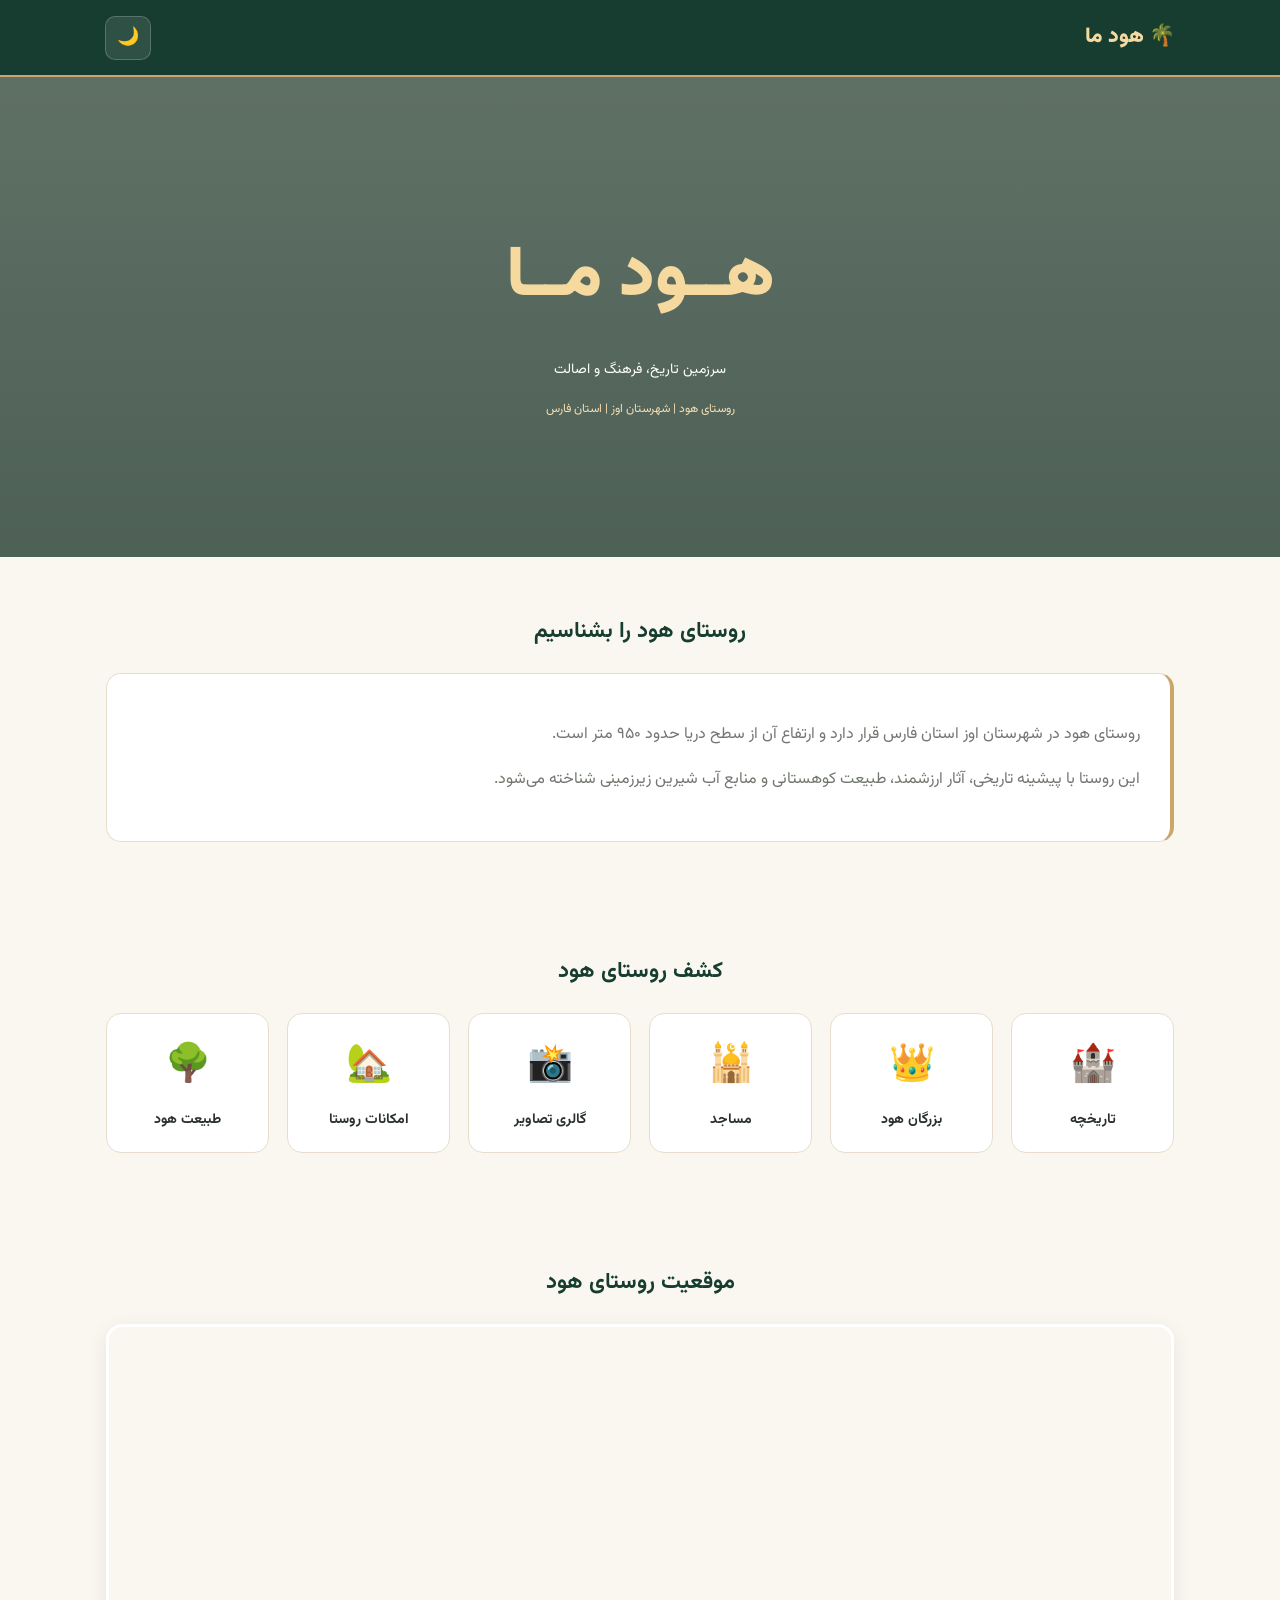
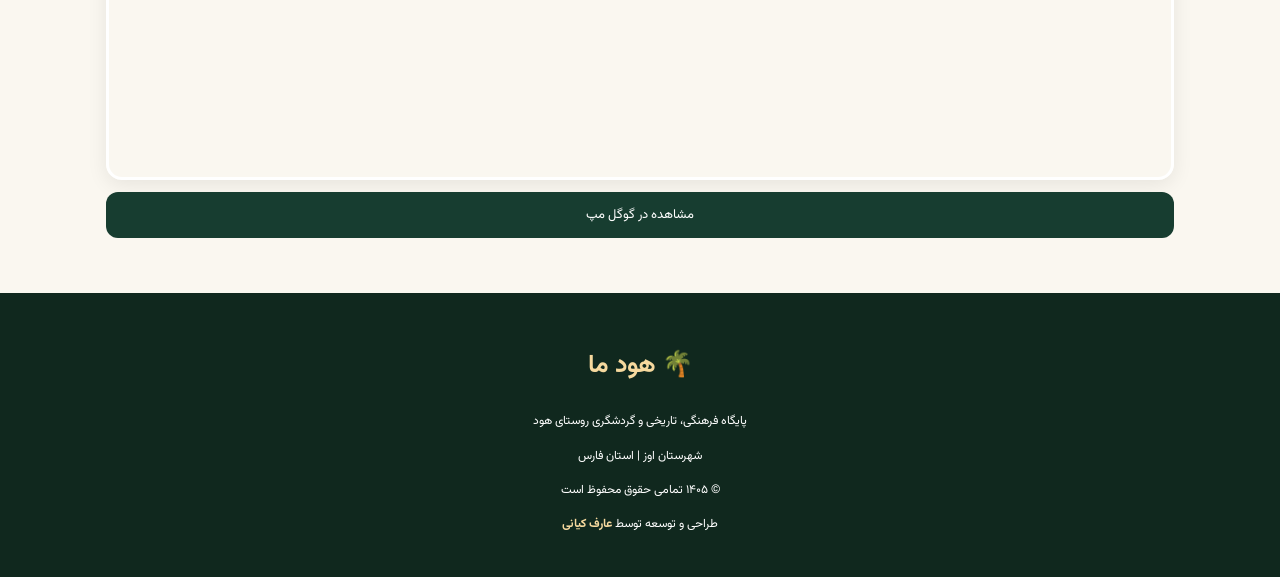
<file: index.html>
<!DOCTYPE html>
<html lang="fa" dir="rtl">

<head>
<meta charset="UTF-8">
<meta name="viewport" content="width=device-width, initial-scale=1.0">

<title>هود ما | پایگاه فرهنگی و تاریخی روستای هود</title>

<meta name="description" content="آشنایی با روستای هود، شهرستان اوز، استان فارس؛ تاریخچه، بزرگان، مساجد، طبیعت، تصاویر و امکانات روستا.">

<meta name="theme-color" content="#173d30">

<link href="https://fonts.googleapis.com/css2?family=Vazirmatn:wght@400;500;600;700;900&display=swap" rel="stylesheet">

<style>

:root {
  --green: #173d30;
  --green-light: #285744;
  --gold: #cba66a;
  --cream: #faf7f0;
  --card: #ffffff;
  --text: #29312c;
  --muted: #71776f;
  --border: #e7ddcc;
}

* {
  box-sizing: border-box;
}

html {
  scroll-behavior: smooth;
}

body {
  margin: 0;
  background: var(--cream);
  color: var(--text);
  font-family: Vazirmatn, sans-serif;
  line-height: 1.85;
  padding-bottom: 76px;
}

body.dark {
  --cream: #122019;
  --card: #20382c;
  --text: #f3eee3;
  --muted: #c1c9c0;
  --border: #3b5547;
}

a {
  text-decoration: none;
}

button {
  font-family: inherit;
}

.header {
  position: sticky;
  top: 0;
  z-index: 100;
  background: #173d30;
  border-bottom: 2px solid var(--gold);
}

.header-inner {
  height: 60px;
  padding: 0 15px;
  display: flex;
  align-items: center;
  justify-content: space-between;
}

.brand {
  color: #f6d99e;
  font-size: 21px;
  font-weight: 900;
}

.theme-button {
  background: rgba(255,255,255,.1);
  border: 1px solid rgba(255,255,255,.2);
  color: white;
  border-radius: 10px;
  padding: 7px 11px;
  font-size: 18px;
  cursor: pointer;
}

.hero {
  height: 370px;
  background:
    linear-gradient(rgba(12,39,27,.65),rgba(12,39,27,.72)),
    url("https://s5.picofile.com/file/8105186168/%D9%85%D8%AD%D9%84%D9%87_%D9%BE%D8%A7%DB%8C%DB%8C%D9%86.jpg");

  background-size: cover;
  background-position: center;
  display: flex;
  align-items: center;
  justify-content: center;
  text-align: center;
  color: white;
  padding: 20px;
}

.hero h1 {
  font-size: 48px;
  color: #f6d99e;
  margin: 0;
  font-weight: 900;
}

.hero p {
  font-size: 14px;
}

.hero-location {
  font-size: 12px;
  color: #f6dfb3;
}

.container {
  max-width: 1100px;
  margin: auto;
  padding: 0 16px;
}

.section {
  padding: 38px 0;
}

.section-title {
  font-size: 22px;
  color: var(--green);
  margin: 0 0 20px;
  text-align: center;
}

.dark .section-title {
  color: #f6d99e;
}

.intro-card {
  background: var(--card);
  border: 1px solid var(--border);
  border-right: 4px solid var(--gold);
  border-radius: 15px;
  padding: 20px;
  font-size: 13px;
  color: var(--muted);
}

.quick-grid {
  display: grid;
  grid-template-columns: repeat(3, minmax(0,1fr));
  gap: 10px;
}

.quick-card {
  background: var(--card);
  border: 1px solid var(--border);
  border-radius: 15px;
  padding: 18px 5px;
  display: flex;
  flex-direction: column;
  align-items: center;
  justify-content: center;
  gap: 8px;
  color: var(--text);
  min-height: 100px;
  text-align: center;
  transition: .2s;
}

.quick-card:active {
  transform: scale(.96);
}

.quick-icon {
  font-size: 28px;
}

.quick-card span:last-child {
  font-size: 11px;
  font-weight: 700;
}

.map-box {
  overflow: hidden;
  border-radius: 16px;
  border: 3px solid var(--card);
  box-shadow: 0 5px 20px rgba(0,0,0,.08);
}

.map-box iframe {
  display: block;
  width: 100%;
  height: 290px;
  border: none;
}

.map-link {
  display: block;
  background: var(--green);
  color: white;
  text-align: center;
  padding: 11px;
  border-radius: 12px;
  margin-top: 12px;
  font-size: 13px;
}

footer {
  background: #10281e;
  color: white;
  text-align: center;
  padding: 30px 15px;
}

footer h2 {
  color: #f6d99e;
  font-size: 25px;
}

footer p {
  font-size: 12px;
}

footer strong {
  color: #f6d99e;
}

/* MOBILE BOTTOM NAV */

.bottom-nav {
  position: fixed;
  bottom: 0;
  right: 0;
  left: 0;
  height: calc(70px + env(safe-area-inset-bottom));
  background: #ffffff;
  border-top: 1px solid #e5e5e5;
  display: grid;
  grid-template-columns: repeat(5,1fr);
  z-index: 1000;
  box-shadow: 0 -4px 20px rgba(0,0,0,.08);
  padding-bottom: env(safe-area-inset-bottom);
}

.bottom-nav a {
  display: flex;
  flex-direction: column;
  align-items: center;
  justify-content: center;
  gap: 3px;
  color: #777;
  font-size: 10px;
  min-width: 0;
}

.bottom-nav .nav-icon {
  font-size: 23px;
}

.bottom-nav a.active {
  color: var(--green);
  font-weight: 800;
}

.dark .bottom-nav {
  background: #20382c;
  border-color: #385346;
}

.dark .bottom-nav a {
  color: #d3d9d0;
}

.dark .bottom-nav a.active {
  color: #f6d99e;
}

/* DESKTOP */

@media(min-width:768px) {

  body {
    padding-bottom: 0;
  }

  .header-inner {
    max-width: 1100px;
    margin: auto;
    height: 75px;
  }

  .hero {
    height: 480px;
  }

  .hero h1 {
    font-size: 70px;
  }

  .section {
    padding: 55px 0;
  }

  .quick-grid {
    grid-template-columns: repeat(6,1fr);
    gap: 18px;
  }

  .quick-card {
    min-height: 140px;
  }

  .quick-icon {
    font-size: 37px;
  }

  .quick-card span:last-child {
    font-size: 14px;
  }

  .intro-card {
    font-size: 16px;
    padding: 30px;
  }

  .map-box iframe {
    height: 450px;
  }

  .bottom-nav {
    display: none;
  }
}
/* MORE BUTTON */

.more-button {
  display: flex;
  flex-direction: column;
  align-items: center;
  justify-content: center;
  gap: 3px;
  background: transparent;
  border: none;
  color: #777;
  font-size: 10px;
  cursor: pointer;
  font-family: Vazirmatn, sans-serif;
}

.more-button .nav-icon {
  font-size: 23px;
}

/* MORE MENU */

.more-menu {
  position: fixed;
  bottom: calc(78px + env(safe-area-inset-bottom));
  right: 12px;
  left: 12px;
  z-index: 1001;

  background: #ffffff;
  border-radius: 20px;
  padding: 18px;
  border: 1px solid #e5d8c3;

  box-shadow: 0 -10px 35px rgba(0,0,0,.15);
  max-height: 65vh;
  overflow-y: auto;
}

.more-menu[hidden] {
  display: none !important;
}

.more-menu-header {
  display: flex;
  justify-content: space-between;
  align-items: center;
  padding-bottom: 12px;
  border-bottom: 1px solid #eee;
  margin-bottom: 8px;
}

.more-menu-header strong {
  color: #173d30;
}

.more-menu-header button {
  background: #f3eee5;
  border: none;
  border-radius: 10px;
  width: 35px;
  height: 35px;
  cursor: pointer;
}

.more-menu a {
  display: block;
  padding: 12px;
  color: #333;
  font-size: 14px;
  border-bottom: 1px solid #f2eee7;
}

.more-menu a:last-child {
  border-bottom: none;
}

/* DARK MODE */

.dark .more-menu {
  background: #20382c;
  border-color: #385346;
}

.dark .more-menu a,
.dark .more-menu-header strong {
  color: white;
}

.dark .more-button {
  color: #d3d9d0;
}

/* DESKTOP */

@media(min-width:768px) {
  .more-menu {
    display: none !important;
  }
}
</style>
</head>

<body>

<header class="header">

<div class="header-inner">

<a href="index.html" class="brand">
🌴 هود ما
</a>

<button id="themeToggle" class="theme-button" aria-label="تغییر حالت شب و روز">
🌙
</button>

</div>

</header>


<!-- HERO -->

<section class="hero">

<div>

<h1>هــود مــا</h1>

<p>سرزمین تاریخ، فرهنگ و اصالت</p>

<div class="hero-location">
روستای هود | شهرستان اوز | استان فارس
</div>

</div>

</section>


<!-- INTRO -->

<section class="section">

<div class="container">

<h2 class="section-title">
روستای هود را بشناسیم
</h2>

<div class="intro-card">

<p>
روستای هود در شهرستان اوز استان فارس قرار دارد
و ارتفاع آن از سطح دریا حدود ۹۵۰ متر است.
</p>

<p>
این روستا با پیشینه تاریخی، آثار ارزشمند،
طبیعت کوهستانی و منابع آب شیرین زیرزمینی
شناخته می‌شود.
</p>

</div>

</div>

</section>


<!-- QUICK ACCESS -->

<section class="section">

<div class="container">

<h2 class="section-title">
کشف روستای هود
</h2>

<div class="quick-grid">

<a href="history.html" class="quick-card">
<span class="quick-icon">🏰</span>
<span>تاریخچه</span>
</a>

<a href="elders.html" class="quick-card">
<span class="quick-icon">👑</span>
<span>بزرگان هود</span>
</a>

<a href="mosques.html" class="quick-card">
<span class="quick-icon">🕌</span>
<span>مساجد</span>
</a>

<a href="gallery.html" class="quick-card">
<span class="quick-icon">📸</span>
<span>گالری تصاویر</span>
</a>

<a href="facilities.html" class="quick-card">
<span class="quick-icon">🏡</span>
<span>امکانات روستا</span>
</a>

<a href="nature.html" class="quick-card">
<span class="quick-icon">🌳</span>
<span>طبیعت هود</span>
</a>

</div>

</div>

</section>


<!-- MAP -->

<section class="section" id="map">

<div class="container">

<h2 class="section-title">
موقعیت روستای هود
</h2>

<div class="map-box">

<iframe
  src="https://maps.google.com/maps?q=27.968387843731186, 53.65999729412394&z=14&t=k&output=embed"
  width="100%"
  height="350"
  style="border:0; border-radius:15px;"
  loading="lazy"
  allowfullscreen
  referrerpolicy="strict-origin-when-cross-origin"
  title="نقشه ماهواره‌ای روستای هود">
</iframe>

</div>

<a
href="https://www.google.com/maps/search/?api=1&query=27.963139%2C53.666582"
target="_blank"
rel="noopener noreferrer"
class="map-link">
مشاهده در گوگل مپ
</a>

</div>

</section>


<!-- FOOTER -->

<footer>

<h2>🌴 هود ما</h2>

<p>پایگاه فرهنگی، تاریخی و گردشگری روستای هود</p>

<p>شهرستان اوز | استان فارس</p>

<p>© ۱۴۰۵ تمامی حقوق محفوظ است</p>

<p>
طراحی و توسعه توسط
<strong>عارف کیانی</strong>
</p>

</footer>


<!-- BOTTOM NAV -->

<!-- MOBILE BOTTOM NAVIGATION -->

<nav class="bottom-nav" aria-label="منوی اصلی موبایل">

  <a href="index.html" class="active">
    <span class="nav-icon">⌂</span>
    <span>خانه</span>
  </a>

  <a href="history.html">
    <span class="nav-icon">🏰</span>
    <span>تاریخچه</span>
  </a>

  <a href="elders.html">
    <span class="nav-icon">👑</span>
    <span>بزرگان</span>
  </a>

  <a href="gallery.html">
    <span class="nav-icon">📸</span>
    <span>تصاویر</span>
  </a>

  <button
    type="button"
    class="more-button"
    id="moreButton"
    aria-expanded="false"
    aria-controls="moreMenu">

    <span class="nav-icon">☰</span>
    <span>بیشتر</span>

  </button>

</nav>

<!-- MORE MENU -->

<div class="more-menu" id="moreMenu" hidden>

  <div class="more-menu-header">
    <strong>بخش‌های هود ما</strong>

    <button type="button" id="closeMore" aria-label="بستن منو">
      ✕
    </button>
  </div>

  <a href="mosques.html">🕌 مساجد و اماکن مذهبی</a>

  <a href="facilities.html">🏡 امکانات روستا</a>

  <a href="nature.html">🌳 طبیعت هود</a>

  <a href="index.html#map">🗺️ نقشه هود</a>

</div>


<script>

const themeToggle = document.getElementById("themeToggle");

try {
  if (localStorage.getItem("hood-theme") === "dark") {
    document.body.classList.add("dark");
    themeToggle.textContent = "☀️";
  }
} catch (error) {}

themeToggle.addEventListener("click", () => {

  const isDark = document.body.classList.toggle("dark");

  themeToggle.textContent = isDark ? "☀️" : "🌙";

  try {
    localStorage.setItem(
      "hood-theme",
      isDark ? "dark" : "light"
    );
  } catch (error) {}

});
// MORE MENU

const moreButton = document.getElementById("moreButton");
const moreMenu = document.getElementById("moreMenu");
const closeMore = document.getElementById("closeMore");

if (moreButton && moreMenu) {

  function hideMoreMenu() {
    moreMenu.hidden = true;
    moreButton.setAttribute("aria-expanded", "false");
  }

  moreButton.addEventListener("click", function(event) {
    event.stopPropagation();

    const shouldOpen = moreMenu.hidden;

    moreMenu.hidden = !shouldOpen;

    moreButton.setAttribute(
      "aria-expanded",
      String(shouldOpen)
    );
  });

  if (closeMore) {
    closeMore.addEventListener("click", hideMoreMenu);
  }

  moreMenu.querySelectorAll("a").forEach(link => {
    link.addEventListener("click", hideMoreMenu);
  });

  document.addEventListener("click", function(event) {

    if (
      !moreMenu.hidden &&
      !moreMenu.contains(event.target) &&
      !moreButton.contains(event.target)
    ) {
      hideMoreMenu();
    }

  });

  document.addEventListener("keydown", function(event) {
    if (event.key === "Escape") hideMoreMenu();
  });

}
</script>

</body>
</html>
</file>
